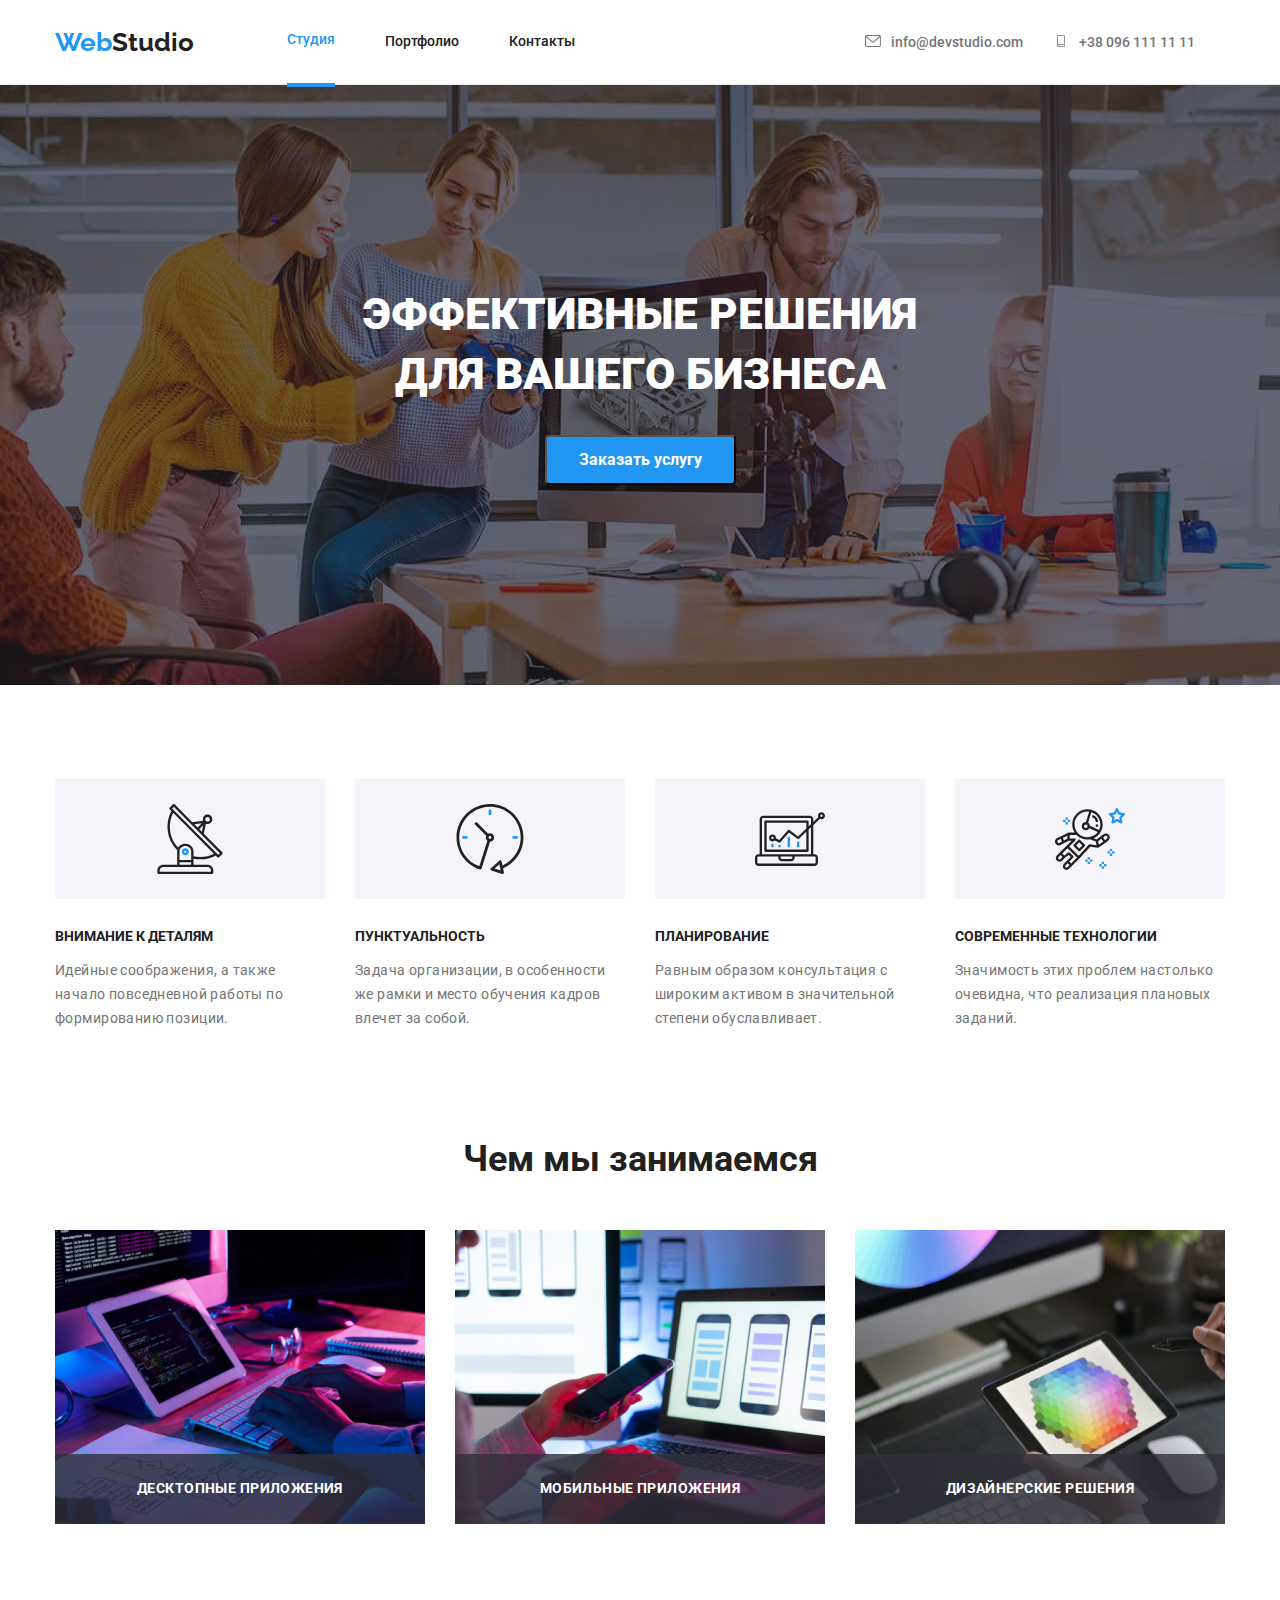
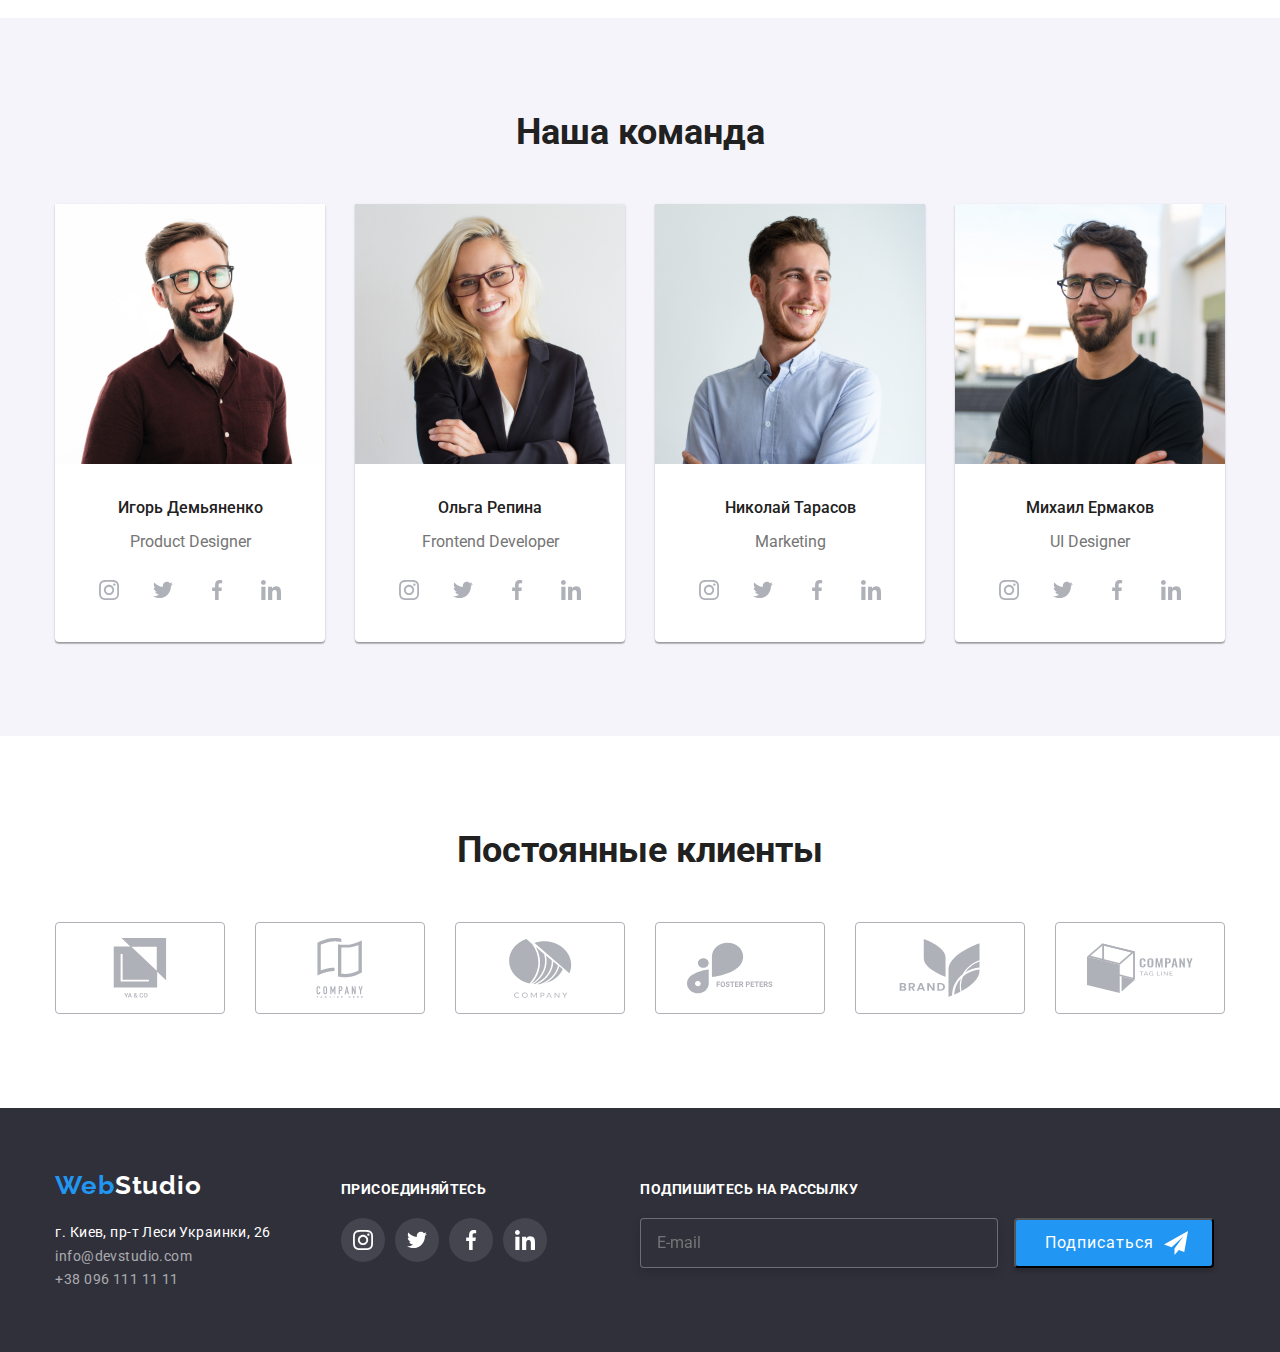
<file: index.html>
<!DOCTYPE html>
<html lang="en">

<head>
    <meta charset="UTF-8">
    <meta http-equiv="X-UA-Compatible" content="IE=edge">
    <meta name="viewport" content="width=device-width, initial-scale=1.0">
    <title>Document</title>
    
    <link href="https://fonts.googleapis.com/css2?family=Raleway:wght@700&family=Roboto:wght@400;500;700;900&display=swap"
        rel="stylesheet">
    
    <link rel="stylesheet" href="https://cdnjs.cloudflare.com/ajax/libs/modern-normalize/1.1.0/modern-normalize.min.css">

    
    <link rel="stylesheet" href="./css/main.min.css">
</head>

<body>
    
    <header class="header">
        
 <div class="container container__header">
<a href="" class="container__item"><span class=" container__link container__link--accent">Web</span>Studio</a>
    <nav>
        <ul class="site-nav list">
        <li class="site-nav__item"><a href=""class="site-nav__link  site-nav__link--current">Студия</a></li>
        
        <li class="site-nav__item"><a href="./portfolio.html" class="site-nav__link">Портфолио</a></li>
        <li class="site-nav__item"><a href="" class="site-nav__link">Контакты</a></li>
        </ul>
        </nav>
       <ul class="contacts">
        <li class="contacts__item"><a href="mailto:info@devstudio.com" class="contacts__link">
            <svg class="contacts__icon">
                <use href="./images/symbol-defs.svg#icon-envelope"></use>
            </svg>info@devstudio.com</a></li>
            
            <li class="contacts__item"><a href="tel:+380961111111" class="contacts__link">
            <svg class="contacts__icon">
                <use href="./images/symbol-defs.svg#icon-smartphone"></use></svg>+38 096 111 11 11</a></li>
        </ul>
        </div>
</header>

<main>
     <section class="hero">
     <div class="container">
    <h1 class="hero__title">ЭФФЕКТИВНЫЕ РЕШЕНИЯ<br />ДЛЯ ВАШЕГО БИЗНЕСА<br /></h1>
    <button type="button" class=" hero__button hero__button--primary" data-modal-open>Заказать услугу</button>
    </div>
    </section>
    
    
    
    <section class="section section--bottom">
    <div class="container">
                    <!--<h2></h2>-->
                 <ul class="feature"> 
                     <li class="feature__item">
                         <div class="feature__icon-list">
                         <svg class="feature__icon">
                             <use href="./images/symbol-defs.svg#icon-antenna-1"></use></svg>
                         </div>

                            <h3 class="feature__title">ВНИМАНИЕ К ДЕТАЛЯМ</h3>
                            <p class="feature__text">Идейные соображения, а также начало повседневной работы по формированию позиции.</p>
                        </li>

                        <li class="feature__item">
                            <div class="feature__icon-list">
                                <svg class="feature__icon">
                                    <use href="./images/symbol-defs.svg#icon-clock-1"></use>
                                </svg>
                            </div>
                            <h3 class="feature__title">ПУНКТУАЛЬНОСТЬ</h3>
                            <p class="feature__text">Задача организации, в особенности же рамки и место обучения кадров влечет за собой.</p>
                        </li>
                        
                        <li class="feature__item">
                            <div class="feature__icon-list">
                                <svg class="feature__icon">
                                    <use href="./images/symbol-defs.svg#icon-diagram-1"></use>
                                </svg>
                            </div>
                            <h3 class="feature__title">ПЛАНИРОВАНИЕ</h3>
                            <p class="feature__text">Равным образом консультация с широким активом в значительной степени обуславливает.</p>
                        </li>
                       
                        <li class="feature__item">
                            <div class="feature__icon-list">
                                <svg class="feature__icon">
                                    <use href="./images/symbol-defs.svg#icon-astronaut-1"></use>
                                </svg>
                            </div>
                            <h3 class="feature__title">СОВРЕМЕННЫЕ ТЕХНОЛОГИИ</h3>
                            <p class="feature__text">Значимость этих проблем настолько очевидна, что реализация плановых заданий.</p>
                        </li>
                    </ul>
                    </div>
                </section>
                
                
                
                
                <section class="section section--top">
                    <div class="container">
                <h3 class="section__title">Чем мы занимаемся</h3>
                
                <ul class="annexes">
                    <li class="annexes__technology">
                        <img src="./images/img.jpg" alt="планшет і клавіатура по якій працюють руки " width="370" />
                    <h3 class="annexes__headlines">ДЕСКТОПНЫЕ ПРИЛОЖЕНИЯ</h3></li>
                    
                    <li class="annexes__technology">
                    <img src="./images/img1.jpg" alt="ноутбук та телефон" width="370" />
                    <h3 class="annexes__headlines">МОБИЛЬНЫЕ ПРИЛОЖЕНИЯ</h3></li>
                    
                    <li class="annexes__technology">
                        <img src="./images/img2.jpg" alt="планшет на якому намальований малюнок 
                 " width="370" />
                 <h3 class="annexes__headlines">ДИЗАЙНЕРСКИЕ РЕШЕНИЯ</h3></li>
                
            </ul></div>
                </div>
                </section>
               
               
                <section class="section section--other-background">
                    <div class="container">
                    <h2 class="section__title">Наша команда</h2>
                    <ul class="command">
                        <li class="command__specialists">
                           <img src="./images.2/img2.jpg" alt="Игорь Демьяненко" width="270" />
                            <div class="command__center">
                            <h3 class="command__command-title">Игорь Демьяненко</h3>
                            <p class="command__text">Product Designer</p>
                           <ul class="command__icon-border">
                        <li class="command__border"><a href="" class="command__icon-badges">
                            <svg class="command__icon-group">
                                <use href="./images/symbol-defs.svg#icon-instagram-2"></use>
                            </svg></a></li>
                            <li class="command__border"><a href="" class="command__icon-badges">
                            <svg class="command__icon-group">
                                <use href="./images/symbol-defs.svg#icon-twitter-1"></use>
                            </svg></a></li>
                            <li class="command__border"><a href="" class="command__icon-badges">
                            <svg class="command__icon-group">
                                <use href="./images/symbol-defs.svg#icon-facebook-1"></use>
                            </svg></a></li>
                            <li class="command__border"><a href="" class="command__icon-badges">
                            <svg class="command__icon-group">
                                <use href="./images/symbol-defs.svg#icon-linkedin-1"></use>
                            </svg></a></li></ul>
                        </div>

                            </li>
                        <li class="command__specialists">
                            <img src="./images.2/img3.jpg" alt="Ольга Репина" width="270" />
                            <div class="command__center">
                            <h3 class="command__command-title">Ольга Репина</h3>
                            <p class="command__text">Frontend Developer</p>
                            <ul class="command__icon-border">
                            <li class="command__border"><a href="" class="command__icon-badges">
                        <svg class="command__icon-group">
                            <use href="./images/symbol-defs.svg#icon-instagram-2"></use>
                        </svg></a></li>
                        <li class="command__border"><a href="" class="command__icon-badges">
                        <svg class="command__icon-group">
                            <use href="./images/symbol-defs.svg#icon-twitter-1"></use>
                        </svg></a></li>
                        <li class="command__border"><a href="" class="command__icon-badges">
                        <svg class="command__icon-group">
                            <use href="./images/symbol-defs.svg#icon-facebook-1"></use>
                        </svg></a></li>
                        <li class="command__border"><a href="" class="command__icon-badges">
                        <svg class="command__icon-group">
                            <use href="./images/symbol-defs.svg#icon-linkedin-1"></use>
                        </svg></a></li></ul>
                        </div>
                        </li>
                        
                        <li class="command__specialists">
                            <img src="./images.2/img4.jpg" alt="Николай Тарасов" width="270" />
                            <div class="command__center">
                            <h3 class="command__command-title">Николай Тарасов</h3>
                            <p class="command__text">Marketing</p>
                            <ul class="command__icon-border">
                            <li class="command__border"><a href="" class="command__icon-badges">
                        <svg class="command__icon-group">
                            <use href="./images/symbol-defs.svg#icon-instagram-2"></use>
                        </svg></a></li>
                        <li class="command__border"><a href="" class="command__icon-badges">
                        <svg class="command__icon-group">
                            <use href="./images/symbol-defs.svg#icon-twitter-1"></use>
                        </svg></a></li>
                        <li class="command__border"><a href="" class="command__icon-badges">
                        <svg class="command__icon-group">
                            <use href="./images/symbol-defs.svg#icon-facebook-1"></use>
                        </svg></a></li>
                        <li class="command__border"><a href="" class="command__icon-badges">
                        <svg class="command__icon-group">
                            <use href="./images/symbol-defs.svg#icon-linkedin-1"></use>
                        </svg></a></li></ul>
                        </div>
                        </li>
                        
                        <li class="command__specialists">
                            <img src="./images.2/img5.jpg" alt="Михаил Ермаков" width="270" />
                            <div class="command__center">
                            <h3 class="command__command-title">Михаил Ермаков</h3>
                            <p class="command__text">UI Designer</p>
                            <ul class="command__icon-border">
                                <li class="command__border"><a href="" class="command__icon-badges">
                        <svg class="command__icon-group">
                            <use href="./images/symbol-defs.svg#icon-instagram-2"></use>
                        </svg></a></li>
                        <li class="command__border"><a href="" class="command__icon-badges">
                        <svg class="command__icon-group">
                            <use href="./images/symbol-defs.svg#icon-twitter-1"></use>
                        </svg></a></li>
                        <li class="command__border"><a href="" class="command__icon-badges">
                        <svg class="command__icon-group">
                            <use href="./images/symbol-defs.svg#icon-facebook-1"></use>
                        </svg></a></li>
                        <li class="command__border"><a href="" class="command__icon-badges">
                        <svg class="command__icon-group">
                            <use href="./images/symbol-defs.svg#icon-linkedin-1"></use>
                        </svg></a></li></ul>
                        </div>
                        </li>
                    </ul>
                    </div>
            </section>


            <section class="section">
                <div class="container">
                <h2 class="section__title">Постоянные клиенты</h2>
                
                <ul class="regular-customers">
                    <li class="regular-customers__emblem"><a href="" class="regular-customers__icon-emblem">
                        <svg class="regular-customers__icon-client">
                        <use href="./images/symbol-defs.svg#icon-group"></use>
                    </svg></a></li>
                    
                    <li class="regular-customers__emblem"><a href="" class="regular-customers__icon-emblem">
                        <svg class="regular-customers__icon-client">
                    <use href="./images/symbol-defs.svg#icon-group-1"></use>
                </svg></a></li>
                    
                <li class="regular-customers__emblem"><a href="" class="regular-customers__icon-emblem">
                    <svg class="regular-customers__icon-client">
                        <use href="./images/symbol-defs.svg#icon-group-2"></use>
                    </svg></a></li>
                        
                    
                    <li class="regular-customers__emblem"><a href="" class="regular-customers__icon-emblem">
                        <svg class="regular-customers__icon-client">
                        <use href="./images/symbol-defs.svg#icon-group-3"></use>
                    </svg></a></li>
                    
                    
                        
                    <li class="regular-customers__emblem"><a href="" class="regular-customers__icon-emblem">
                        <svg class="regular-customers__icon-client">
                        <use href="./images/symbol-defs.svg#icon-group-4"></use>
                    </svg></a></li>
                       
                   
                        
                    <li class="regular-customers__emblem"><a href="" class="regular-customers__icon-emblem">
                        <svg class="regular-customers__icon-client">
                        <use href="./images/symbol-defs.svg#icon-group-5"></use>
                    </svg></a></li>
                </ul>
             </div>
            </section>
        </main>

<footer class="footer">
    <div class="container container__footer">
        <div class="basement">
        <a href="" class="basement__item"><span class=" basement__link basement__link--accent">Web</span><span class="basement__studio">Studio</span></a>
    <address class="address">
        <ul class="address__list">
        <li><a class="address__link" href="https://goo.gl/maps/1u3zxF8ceBxTiurs7" target="blanc" rel="norefferer noopener" >г. Киев,
            пр-т Леси Украинки, 26</a></li>  
        <li class="address__information"><a href="mailto:info@devstudio.com" class="address__content">info@devstudio.com</a></li>
        <li class="address__information"><a href="tel:+380961111111" class="address__content">+38 096 111 11 11</a></li>
        </ul>
</address>
</div>
    



<div class="social-networks">
    <h2 class="command-clients">ПРИСОЕДИНЯЙТЕСЬ</h2>
    <ul class="clients">
        <li class="clients__icon-clients"><a href="" class="clients__icon-social">
            <svg class="clients__icon-networks">
       <use href="./images/symbol-defs.svg#icon-instagram-2"></use>
        </svg></a></li>
        <li class="clients__icon-clients"><a href="" class="clients__icon-social">
            <svg class="clients__icon-networks">
            <use href="./images/symbol-defs.svg#icon-twitter-1"></use>
        </svg></a></li>
        <li class="clients__icon-clients"><a href="" class="clients__icon-social">
            <svg class="clients__icon-networks">
            <use href="./images/symbol-defs.svg#icon-facebook-1"></use>
        </svg></a></li>
        <li class="clients__icon-clients"><a href="" class="clients__icon-social">
            <svg class="clients__icon-networks">
                    <use href="./images/symbol-defs.svg#icon-linkedin-1"></use>
                </svg></a></li>
    </ul>
</div>
    
<div class="form">
     <form class="form-bloc">

        <p class="form-bloc__mailing">ПОДПИШИТЕСЬ НА РАССЫЛКУ</p>
    
    <label for="user_email"></label>
    <input type="email" name="email"  placeholder="E-mail" id="user_email" class="form-bloc__email" />
    
    <button type="submit"class="form-bloc__form-button">Подписаться
        <svg class="form-bloc__icon-send">
            <use href="images/symbol-defs.svg#icon-icon-send"></use>
        </svg>
    </button>
  
</form>
</div>
</div>
</div>
    </footer>
 
 
 
    <!-- Modal -->

<div class="backdrop is-hidden" data-modal> 
  <div class="modal">
      <form class="modal__form-contant">
          <p class="modal__user-data">Оставьте свои данные, мы вам перезвоним</p>
          <div class="modal__name-text">
          <label class="modal__names" for="user_name">Имя</label>
            <input class="modal__frame" type="name" name="name" id="user_name" />
        <svg class="modal__icon-sign">
            <use href="images/symbol-defs.svg#icon-person-black-18dp-1"></use>
        </svg>
        
        </div>

        <div class="modal__name-text">
        <label class="modal__names" for="user_phone">Телефон</label>
        <input class="modal__frame" type="tel" name="phone_number" id="user_phone" />
        <svg class="modal__icon-sign">
            <use href="images/symbol-defs.svg#icon-phone-black-18dp-1"></use>
        </svg>
    </div>

        <div class="modal__name-text">
        <label class="modal__names" for="user_email">Почта</label>
        <input class="modal__frame" type="email" name="email" id="user_email" />
        <svg class="modal__icon-sign">
            <use href="images/symbol-defs.svg#icon-email-black-18dp-1"></use>
        </svg>
    </div>

        <div class="modal__name-text">
        <label  class="modal__names" for="user_feedback">Комментарий</label>
        <textarea class="modal__feedback" name="feedback"  id="feedback" rows="5" placeholder="Введите текст"></textarea>
        </div>
        
        
        <div class="modal__checkbox-one">
    <label class="modal__mailing-list">
        <input class="modal__conditions" type="checkbox" name="Соглашаюсь с рассылкой и принимаю Условия договора"
            id="Соглашаюсь с рассылкой и принимаю Условия договора">
        <svg class="modal__icon-box">
            <use href="images/symbol-defs.svg#icon-Vector-2"></use>
        </svg>
        Соглашаюсь с рассылкой и принимаю
        <a href="" class="modal__condition-one">Условия договора</a>
        </label>
</div>
        
        
        <button class="modal__button-box" type="submit">Отправить</button>
     
    
    </form>
<button type="button" class="modal__modal-button" data-modal-close>
<svg class="modal__icon-button">
    <use href="./images/symbol-defs.svg#icon-Vector-1"></use>
</svg>
</button>
</div>
</div>
<script src="./js/modal.js"></script>
</body>
</html>
</file>
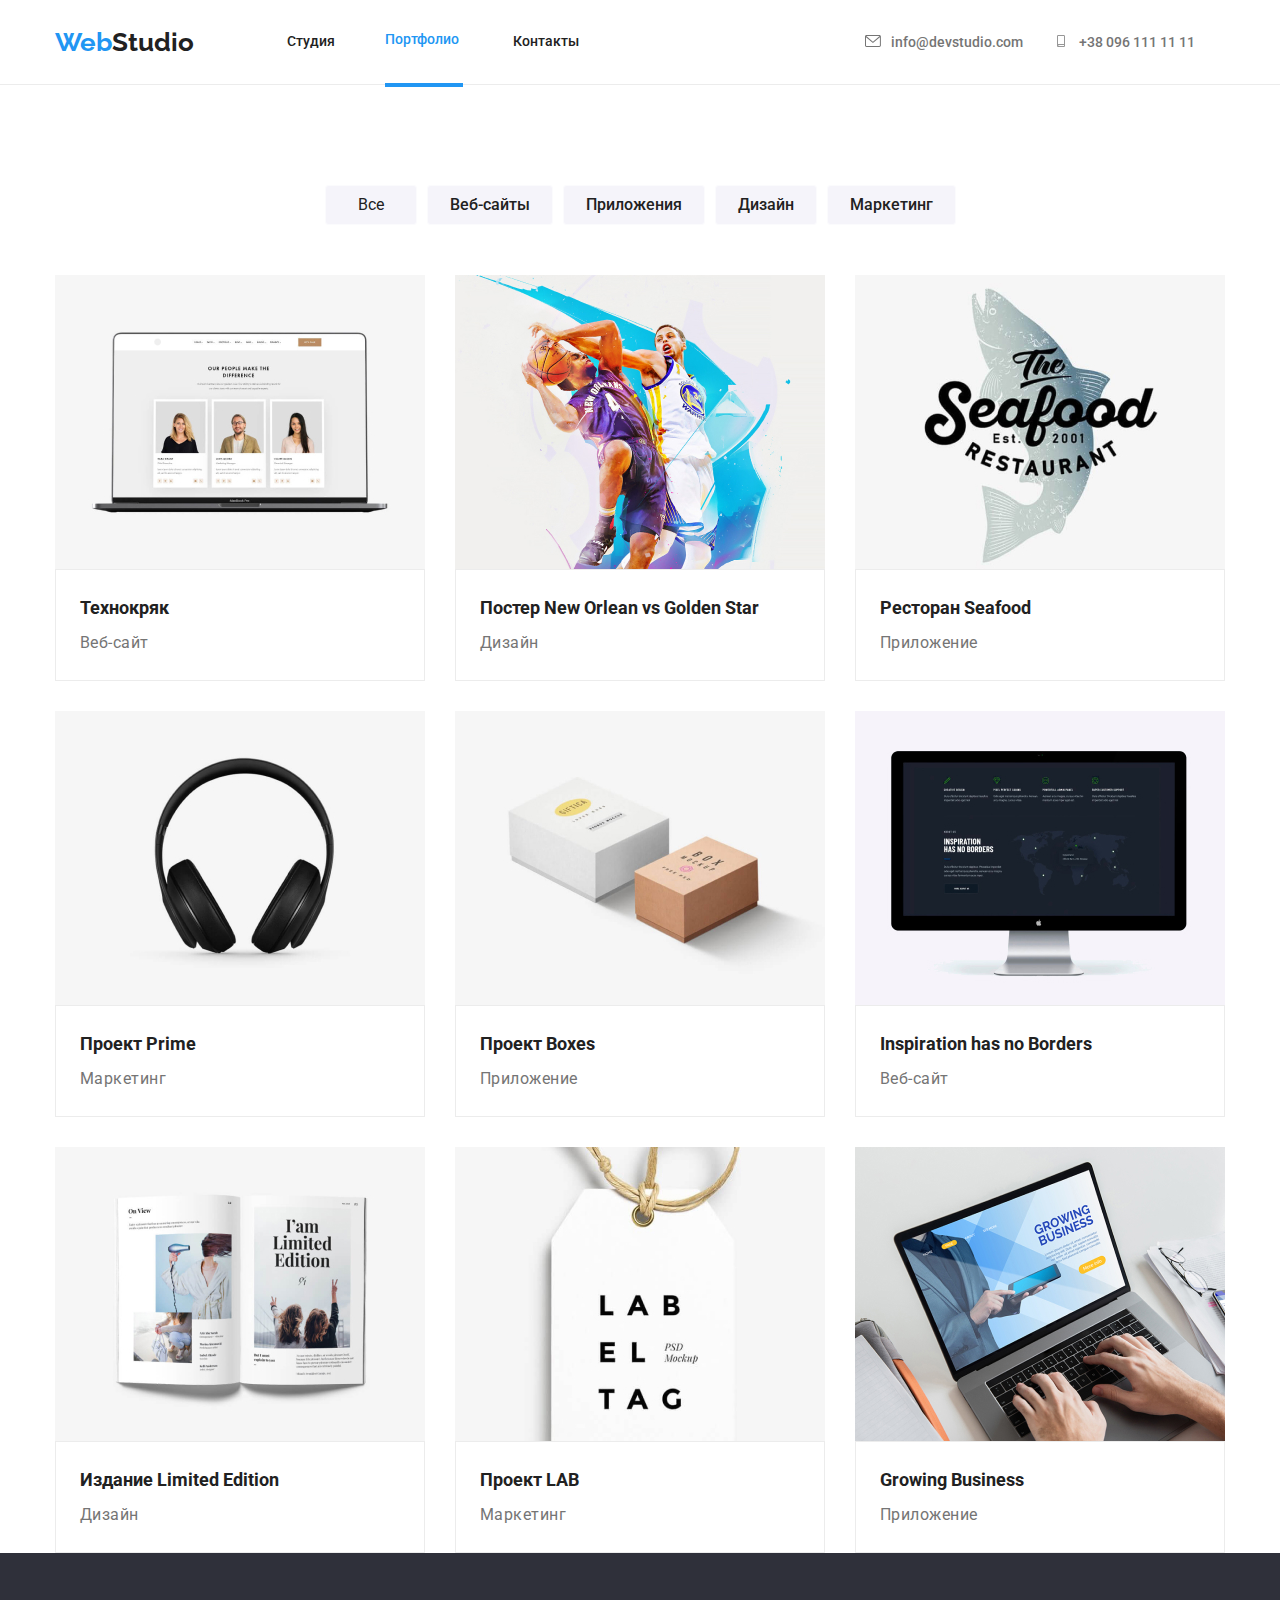
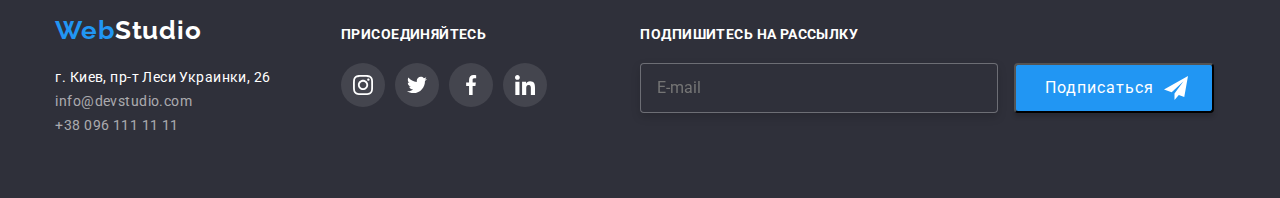
<file: portfolio.html>
<!DOCTYPE html>
<html lang="en">
<head>
    <meta charset="UTF-8">
    <meta http-equiv="X-UA-Compatible" content="IE=edge">
    <meta name="viewport" content="width=device-width, initial-scale=1.0">
    <title>Document</title>

    <link href="https://fonts.googleapis.com/css2?family=Raleway:wght@700&family=Roboto:wght@400;500;700;900&display=swap"
        rel="stylesheet">
    
    <link rel="stylesheet" href="https://cdnjs.cloudflare.com/ajax/libs/modern-normalize/1.1.0/modern-normalize.min.css">

<link rel="stylesheet" href="./css/portfolio.min.css">


</head>
<body>
    
    <header class="header">
        <div class="container container__header">
            <a href="" class="container__item"><span
                    class=" container__link container__link--accent">Web</span>Studio</a>
            <nav>
                <ul class="site-nav list">
                    <li class="site-nav__item"><a href="./index.html" class="site-nav__link">Студия</a></li>
                    <li class="site-nav__item"><a href=""
                            class="site-nav__link site-nav__link--current site-nav__link--underlining">Портфолио</a></li>
                    <li class="site-nav__item"><a href="" class="site-nav__link">Контакты</a></li>
                </ul>
            </nav>
            <ul class="contacts">
                <li class="contacts__item"><a href="mailto:info@devstudio.com" class="contacts__link">
                        <svg class="contacts__icon">
                            <use href="./images/symbol-defs.svg#icon-envelope"></use>
                        </svg>info@devstudio.com</a></li>
    
                <li class="contacts__item"><a href="tel:+380961111111" class="contacts__link">
                        <svg class="contacts__icon">
                            <use href="./images/symbol-defs.svg#icon-smartphone"></use>
                        </svg>+38 096 111 11 11</a></li>
            </ul>
        </div>
    </header>
        
        <main>
            <section class="section-portfolio">
                <div class="container">
                    <!--<h1></h1>-->
                <ul class="buttons">
                    <li><button type="button" class="buttons__item buttons__item--primary">Все</button></li>
                    <li><button type="button" class="buttons__item buttons__item--secondary">Веб-сайты</button></li>
                    <li><button type="button" class="buttons__item buttons__item--secondary">Приложения</button></li>
                    <li><button type="button" class="buttons__item buttons__item--secondary">Дизайн</button></li>
                    <li><button type="button" class="buttons__item buttons__item--secondary">Маркетинг</button></li>
               </ul>
               
            <ul class="card-set">
                <li class="card-set__painting">
                    <a href="" class="card-set__none-text">
                    <div class="card-set__page">
                    <img src="./images.2dz/img2.jpg" alt="Технокряк" width="370">
                   <p class="card-set__page-text">Технокряк это современная площадка распространения коронавируса. Компании используют эту платформу для цифрового
                шпионажа и атак на защищённые сервера конкурентов.</p></div>
                
                
                <div class="card-set__image">
                    <h2 class="card-set__title">Технокряк</h2>
                <p class="card-set__text">Веб-сайт</p></div>
                </li></a>
                
                
                <li class="card-set__painting">
                    <a href="" class="card-set__none-text"> 
            <div class="card-set__page">
            <img src="./images.2dz/img3.jpg" alt="Постер New Orlean vs Golden Star" width="370">
                <p class="card-set__page-text">Технокряк это современная площадка распространения коронавируса. Компании используют эту платформу
                    для цифрового шпионажа и атак на защищённые сервера конкурентов.</p></div>
                
                
                        <div class="card-set__image">
                    <h2 class="card-set__title">Постер New Orlean vs Golden Star</h2>
                <p class="card-set__text">Дизайн</p></div>
                </li></a>
                
                <li class="card-set__painting"> 
                <a href="" class="card-set__none-text"> 
                    <div class="card-set__page">
                    <img src="./images.2dz/img4.jpg" alt="Ресторан Seafood" width="370">
                <p class="card-set__page-text">Технокряк это современная площадка распространения коронавируса. Компании используют эту платформу
                    для цифрового
                    шпионажа и атак на защищённые сервера конкурентов.</p>
                </div>
                
                
                    <div class="card-set__image">
                    <h2 class="card-set__title">Ресторан Seafood</h2>
                <p class="card-set__text">Приложение</p></div>
                </li></a>
                
                <li class="card-set__painting"> 
                    <a href="" class="card-set__none-text">
                        <div class="card-set__page">
                        <img src="./images.2dz/img5.jpg" alt="Проект Prime" width="370">
                <p class="card-set__page-text">Технокряк это современная площадка распространения коронавируса. Компании используют эту платформу
                    для цифрового
                    шпионажа и атак на защищённые сервера конкурентов.</p>
                </div>
                
                
                        <div class="card-set__image">
                    <h2 class="card-set__title">Проект Prime</h2>
                <p class="card-set__text">Маркетинг</p></div>
                </li></a>
                
                <li class="card-set__painting"> 
                    <a href="" class="card-set__none-text">
                        <div class="card-set__page">
                        <img src="./images.2dz/img6.jpg" alt="Проект Boxes" width="370">
                <p class="card-set__page-text">Технокряк это современная площадка распространения коронавируса. Компании используют эту платформу
                    для цифрового
                    шпионажа и атак на защищённые сервера конкурентов.</p>
                </div>
                
                
                        <div class="card-set__image">
                    <h2 class="card-set__title">Проект Boxes</h2>
                <p class="card-set__text">Приложение</p></div>
                </li></a>
                
                <li class="card-set__painting"> 
                    <a href="" class="card-set__none-text">
                        <div class="card-set__page">
                        <img src="./images.2dz/img7.jpg" alt="Inspiration has no Borders" width="370">
                <p class="card-set__page-text">Технокряк это современная площадка распространения коронавируса. Компании используют эту платформу
                    для цифрового
                    шпионажа и атак на защищённые сервера конкурентов.</p>
                </div>
                
                        <div class="card-set__image">
                    <h2 class="card-set__title">Inspiration has no Borders</h2>
                <p class="card-set__text">Веб-сайт</p></div>
                </li></a>
                
                <li class="card-set__painting"> 
                    <a href="" class="card-set__none-text">
                        <div class="card-set__page">
                        <img src="./images.2dz/img8.jpg" alt="Издание Limited Edition" width="370">
                <p class="card-set__page-text">Технокряк это современная площадка распространения коронавируса. Компании используют эту платформу
                    для цифрового
                    шпионажа и атак на защищённые сервера конкурентов.</p>
                </div>
                
                        <div class="card-set__image">
                    <h2 class="card-set__title">Издание Limited Edition</h2>
                <p class="card-set__text">Дизайн</p></div>
                </li></a>
                
                <li class="card-set__painting"> 
                    <a href="" class="card-set__none-text">
                    <div class="card-set__page">
                        <img src="./images.2dz/img9.jpg" alt="Проект LAB" width="370">
                <p class="card-set__page-text">Технокряк это современная площадка распространения коронавируса. Компании используют эту платформу
                    для цифрового
                    шпионажа и атак на защищённые сервера конкурентов.</p>
                </div>
                
                        <div class="card-set__image">
                    <h2 class="card-set__title">Проект LAB</h2>
                <p class="card-set__text">Маркетинг</p></div>
                </li></a>
                
                <li class="card-set__painting"> 
                    <a href="" class="card-set__none-text">
                    <div class="card-set__page">
                        <img src="./images.2dz/img10.jpg" alt="Growing Business" width="370">
                <p class="card-set__page-text">Технокряк это современная площадка распространения коронавируса. Компании используют эту платформу
                    для цифрового
                    шпионажа и атак на защищённые сервера конкурентов.</p>
                </div>
                
                        <div class="card-set__image">
                    <h2 class="card-set__title">Growing Business</h2>
                <p class="card-set__text">Приложение</p></div>
                
                </li></a>
                    </ul>
            </div>
            </section>
        </main>
        
<footer class="footer">
    <div class="container container__footer">
        <div class="basement">
            <a href="" class="basement__item"><span class=" basement__link basement__link--accent">Web</span><span
                    class="basement__studio">Studio</span></a>
            <address class="address">
                <ul class="address__list">
                    <li><a class="address__link" href="https://goo.gl/maps/1u3zxF8ceBxTiurs7" target="blanc"
                            rel="norefferer noopener">г. Киев,
                            пр-т Леси Украинки, 26</a></li>
                    <li class="address__information"><a href="mailto:info@devstudio.com"
                            class="address__content">info@devstudio.com</a></li>
                    <li class="address__information"><a href="tel:+380961111111" class="address__content">+38 096 111 11
                            11</a></li>
                </ul>
            </address>
        </div>
    
            <div class="social-networks">
                <h2 class="command-clients">ПРИСОЕДИНЯЙТЕСЬ</h2>
                <ul class="clients">
                    <li class="clients__icon-clients"><a href="" class="clients__icon-social">
                            <svg class="clients__icon-networks">
                                <use href="./images/symbol-defs.svg#icon-instagram-2"></use>
                            </svg></a></li>
                    <li class="clients__icon-clients"><a href="" class="clients__icon-social">
                            <svg class="clients__icon-networks">
                                <use href="./images/symbol-defs.svg#icon-twitter-1"></use>
                            </svg></a></li>
                    <li class="clients__icon-clients"><a href="" class="clients__icon-social">
                            <svg class="clients__icon-networks">
                                <use href="./images/symbol-defs.svg#icon-facebook-1"></use>
                            </svg></a></li>
                    <li class="clients__icon-clients"><a href="" class="clients__icon-social">
                            <svg class="clients__icon-networks">
                                <use href="./images/symbol-defs.svg#icon-linkedin-1"></use>
                            </svg></a></li>
                </ul>
            </div>
            
            <div class="form">
                <form class="form-bloc">
            
                    <p class="form-bloc__mailing">ПОДПИШИТЕСЬ НА РАССЫЛКУ</p>
            
                    <label for="user_email"></label>
                    <input type="email" name="email" placeholder="E-mail" id="user_email" class="form-bloc__email" />
            
                    <button type="submit" class="form-bloc__form-button">Подписаться
                        <svg class="form-bloc__icon-send">
                            <use href="images/symbol-defs.svg#icon-icon-send"></use>
                        </svg>
                    </button>
            
                </form>
            </div>
            </div>
            </div>

    </footer>
        </body>
</html>
</file>
<file: css/main.min.css>
:root{--main-title-color: #ffffff;--main-text-color: #212121;--secondary-color-of-the-text: #757575;--text-accent-color: #2196f3;--button-color: #f5f4fa;--text-white-transparent: rgba(255, 255, 255, 0.6);--header-background: #2f303a}*,*::before,*::after{-webkit-box-sizing:border-box;box-sizing:border-box}body{background-color:var(--main-title-color);color:var(--secondary-color-of-the-text);font-family:Roboto, sans-serif}ul{margin:0;padding:0;list-style:none}.header{border-bottom:1px solid #ececec}.container__header{display:-webkit-box;display:-ms-flexbox;display:flex;-webkit-box-align:center;-ms-flex-align:center;align-items:center;-webkit-box-pack:center;-ms-flex-pack:center;justify-content:center}.site-nav{display:-webkit-box;display:-ms-flexbox;display:flex;-webkit-box-align:center;-ms-flex-align:center;align-items:center}.site-nav__link{color:var(--main-text-color);font-weight:500;font-size:14px;line-height:1.14;text-decoration:none;display:block;padding-top:32px;padding-bottom:32px;-webkit-transition-duration:250ms;transition-duration:250ms;-webkit-transition-property:color;transition-property:color;-webkit-transition-timing-function:cubic-bezier(0.4, 0, 0.2, 1);transition-timing-function:cubic-bezier(0.4, 0, 0.2, 1)}.site-nav__link:hover,.site-nav__link:focus{color:var(--text-accent-color)}.site-nav__link--current::after{content:"";width:48px;height:4px;background-color:var(--text-accent-color);display:block;-webkit-transform:translateY(35px);transform:translateY(35px)}.site-nav__item:not(:last-child){margin-right:50px}.site-nav__link--current{color:var(--text-accent-color)}.site-nav__link--current.site-nav__link--underlining::after{content:"";width:78px;height:4px}.contacts{margin:0;margin-left:auto;padding:0px;border:none;display:-webkit-box;display:-ms-flexbox;display:flex;-webkit-box-align:center;-ms-flex-align:center;align-items:center;-webkit-box-pack:center;-ms-flex-pack:center;justify-content:center}.contacts__item .contacts__link{color:var(--secondary-color-of-the-text);font-weight:500;font-size:14px;line-height:1.14;text-decoration:none;-webkit-transition-duration:250ms;transition-duration:250ms;-webkit-transition-property:color;transition-property:color;-webkit-transition-timing-function:cubic-bezier(0.4, 0, 0.2, 1);transition-timing-function:cubic-bezier(0.4, 0, 0.2, 1)}.contacts__item .contacts__link:hover,.contacts__item .contacts__link:focus{color:var(--text-accent-color)}.contacts__icon{width:16px;height:12px;margin-right:10px;fill:#757575}.contacts__link:hover .contacts__icon,.contacts__link:focus .contacts__icon{fill:var(--text-accent-color)}.contacts__item{padding-right:30px}.container__item{color:var(--main-text-color);font-family:Raleway, cursive;font-weight:700;font-size:26px;line-height:1.19;text-decoration:none;font-style:normal;margin-right:93px}.container__link--accent{color:var(--text-accent-color)}.basement__studio{color:var(--main-title-color)}.basement__link--accent{color:var(--text-accent-color)}.basement__item{color:var(--main-text-color);font-family:Raleway, cursive;font-weight:700;font-size:26px;line-height:1.19;text-decoration:none;font-style:normal;letter-spacing:0.03em}.container{width:1200px;padding-left:15px;padding-right:15px;margin:0 auto}.hero{text-align:center;padding-top:200px;padding-bottom:200px;max-width:1600px;margin-left:auto;margin-right:auto;height:600px;background-repeat:no-repeat;background-size:cover;background-position:center;background-image:-webkit-gradient(linear, left top, right top, from(rgba(47,48,58,0.4)), to(rgba(47,48,58,0.4))),url(../images/img3.jpg);background-image:linear-gradient(to right, rgba(47,48,58,0.4), rgba(47,48,58,0.4)),url(../images/img3.jpg);background-color:#c4c4c4}.hero__title{color:var(--main-title-color);font-weight:900;font-size:44px;line-height:1.36;text-align:center;margin-top:0;margin-bottom:30px}.hero__button.hero__button--primary{color:var(--main-text-color);background-color:var(--button-color);cursor:pointer;font-weight:700;font-size:16px;line-height:1.62;font-family:Roboto;padding:10px 32px;border-radius:4px;-webkit-box-shadow:0px 4px 4px rgba(0,0,0,0.15);box-shadow:0px 4px 4px rgba(0,0,0,0.15);-webkit-transition-duration:250ms;transition-duration:250ms;-webkit-transition-property:background-color;transition-property:background-color;-webkit-transition-timing-function:cubic-bezier(0.4, 0, 0.2, 1);transition-timing-function:cubic-bezier(0.4, 0, 0.2, 1);transition-duration:250ms;-webkit-transition-property:color;transition-property:color;transition-timing-function:cubic-bezier(0.4, 0, 0.2, 1)}.hero__button.hero__button--primary{background-color:var(--text-accent-color);color:var(--main-title-color)}.section__title{color:var(--main-text-color);font-weight:700;font-size:36px;line-height:1.16;text-align:center;margin-bottom:50px;margin-top:0px}.annexes__headlines{font-size:14px;line-height:1.14;text-align:center;letter-spacing:0.03em;display:-webkit-box;display:-ms-flexbox;display:flex;color:var(--main-title-color);position:absolute;bottom:0;background-color:rgba(47,48,58,0.8);height:70px;width:370px;margin-bottom:0px;-webkit-box-orient:vertical;-webkit-box-direction:normal;-ms-flex-direction:column;flex-direction:column;-ms-flex-line-pack:center;align-content:center;-webkit-box-pack:center;-ms-flex-pack:center;justify-content:center}.command__command-title{color:var(--main-text-color);font-weight:500;font-size:16px;line-height:1.18;margin-top:0;margin-bottom:10px}.command__command-title.command__text{font-weight:400;font-size:16px;line-height:1.18}.backdrop{position:fixed;top:0;left:0;width:100%;height:100%;background-color:rgba(0,0,0,0.2);opacity:1;-webkit-transition-duration:250ms;transition-duration:250ms;-webkit-transition-timing-function:cubic-bezier(0.4, 0, 0.2, 1);transition-timing-function:cubic-bezier(0.4, 0, 0.2, 1)}.modal{min-height:581px;min-width:528px;background-color:var(--main-title-color);position:absolute;top:50%;left:50%;-webkit-transform:translate(-50%, -50%) scale(1);transform:translate(-50%, -50%) scale(1);-webkit-transition-duration:250ms;transition-duration:250ms;-webkit-transition-timing-function:cubic-bezier(0.4, 0, 0.2, 1);transition-timing-function:cubic-bezier(0.4, 0, 0.2, 1);-webkit-box-shadow:0px 1px 3px rgba(0,0,0,0.12),0px 1px 1px rgba(0,0,0,0.14),0px 2px 1px rgba(0,0,0,0.2);box-shadow:0px 1px 3px rgba(0,0,0,0.12),0px 1px 1px rgba(0,0,0,0.14),0px 2px 1px rgba(0,0,0,0.2);border-radius:4px}.backdrop.is-hidden{pointer-events:none;opacity:0}.backdrop.is-hidden .modal{-webkit-transform:translate(-50%, -50%) scale(0.9);transform:translate(-50%, -50%) scale(0.9)}.modal__modal-button{position:absolute;right:8px;top:8px;width:30px;height:30px;border-radius:50%;background-color:#ffffff;border:1px solid rgba(0,0,0,0.1);display:-webkit-box;display:-ms-flexbox;display:flex;-webkit-box-align:center;-ms-flex-align:center;align-items:center;-webkit-box-pack:center;-ms-flex-pack:center;justify-content:center}.modal__icon-button{width:11px;height:11px;margin:0;padding:0;display:-webkit-box;display:-ms-flexbox;display:flex;-webkit-box-align:center;-ms-flex-align:center;align-items:center;-webkit-box-pack:center;-ms-flex-pack:center;justify-content:center;fill:#000;-webkit-transition-duration:250ms;transition-duration:250ms;-webkit-transition-timing-function:cubic-bezier(0.4, 0, 0.2, 1);transition-timing-function:cubic-bezier(0.4, 0, 0.2, 1);cursor:pointer}.modal__modal-button:hover .modal__icon-button,.modal__modal-button:focus .modal__icon-button{fill:var(--text-accent-color)}.modal__form-contant{padding:40px}.modal__user-data{margin:0;padding:0;margin-bottom:12px;font-size:20px;line-height:1.15;font-weight:700;text-align:center;letter-spacing:0.03em;color:var(--main-text-color)}.modal__name-text{margin-bottom:10px;display:-webkit-box;display:-ms-flexbox;display:flex;-webkit-box-orient:vertical;-webkit-box-direction:normal;-ms-flex-direction:column;flex-direction:column;position:relative}.modal__name-text textarea::-webkit-input-placeholder{color:rgba(117,117,117,0.5)}.modal__name-text textarea:-ms-input-placeholder{color:rgba(117,117,117,0.5)}.modal__name-text textarea::-ms-input-placeholder{color:rgba(117,117,117,0.5)}.modal__name-text textarea::placeholder{color:rgba(117,117,117,0.5)}.modal__names{font-size:12px;line-height:1.16;letter-spacing:0.01em;color:#757575;margin-bottom:4px;cursor:pointer}.modal__frame{border:1px solid rgba(33,33,33,0.2);border-radius:4px;height:40px;-webkit-transition-duration:250ms;transition-duration:250ms;-webkit-transition-timing-function:cubic-bezier(0.4, 0, 0.2, 1);transition-timing-function:cubic-bezier(0.4, 0, 0.2, 1);cursor:pointer;padding-left:42px}.modal__frame:focus{border-color:var(--text-accent-color);outline-color:var(--text-accent-color)}.modal__icon-sign{position:absolute;width:18px;height:18px;left:12px;top:29px}.modal__frame:focus+.modal__icon-sign{fill:var(--text-accent-color)}.modal__feedback{resize:none;height:120px;border:1px solid rgba(33,33,33,0.2);border-radius:4px;font-size:14px;line-height:1.14;letter-spacing:0.01em;padding:12px 16px;margin-bottom:20px}.modal__feedback:focus{border-color:var(--text-accent-color);outline-color:var(--text-accent-color)}.modal__checkbox-one{margin:0;padding-left:12px;margin-bottom:30px;position:relative}.modal__mailing-list{font-size:14px;line-height:1.71;letter-spacing:0.03em;color:#757575;padding:0;cursor:pointer;display:-webkit-box;display:-ms-flexbox;display:flex;-webkit-box-align:center;-ms-flex-align:center;align-items:center;-webkit-box-pack:center;-ms-flex-pack:center;justify-content:center;font-weight:bold}.modal__conditions{position:absolute;width:1px;height:1px;margin:-1px;border:0;padding:0;clip:rect(0 0 0 0);overflow:hidden}.modal__icon-box{display:inline-block;width:16px;height:15px;border:2px solid var(--main-text-color);border-radius:4px;fill:var(--main-title-color);margin-right:8px}.modal__conditions:checked+.modal__icon-box{background-color:var(--text-accent-color);border:2px solid var(--text-accent-color)}.modal__condition-one{color:var(--text-accent-color)}.modal__button-box{padding:0;margin:0 auto;width:200px;height:50px;border-radius:4px;font-size:16px;line-height:1.87;text-align:center;letter-spacing:0.06em;display:block;-webkit-transition-duration:250ms;transition-duration:250ms;-webkit-transition-timing-function:cubic-bezier(0.4, 0, 0.2, 1);transition-timing-function:cubic-bezier(0.4, 0, 0.2, 1);cursor:pointer;background-color:var(--text-accent-color);color:var(--main-title-color);-webkit-box-shadow:0px 4px 4px rgba(0,0,0,0.15);box-shadow:0px 4px 4px rgba(0,0,0,0.15)}.section{padding-bottom:94px;padding-top:94px}.section-portfolio{padding-bottom:94px;padding-top:94px}.section--top{padding-top:47px}.section--other-background{background-color:#f5f4fa}.section--bottom{padding-bottom:47px}.feature{display:-webkit-box;display:-ms-flexbox;display:flex;-ms-flex-wrap:nowrap;flex-wrap:nowrap;margin:0;margin-left:-30px;padding:0px}.feature__item{margin-left:30px;-ms-flex-preferred-size:calc(100 % / 4);flex-basis:calc(100 % / 4);width:270px}.feature__title{color:var(--main-text-color);font-weight:700;font-size:14px;line-height:1.14;margin-bottom:10px;margin-top:0px;padding-top:30px}.feature__text{font-weight:400;font-size:14px;line-height:1.71;letter-spacing:0.03em}.feature__icon-list{padding:0px;border:none;display:-webkit-box;display:-ms-flexbox;display:flex;-webkit-box-align:center;-ms-flex-align:center;align-items:center;-webkit-box-pack:center;-ms-flex-pack:center;justify-content:center;background-color:#f5f4fa;height:120px}.feature .feature__icon{width:70px;height:70px}.annexes{display:-webkit-box;display:-ms-flexbox;display:flex;-ms-flex-wrap:nowrap;flex-wrap:nowrap;padding:0;margin:0px}.annexes__technology{position:relative;-webkit-box-pack:center;-ms-flex-pack:center;justify-content:center;-webkit-box-align:center;-ms-flex-align:center;align-items:center;display:-webkit-box;display:-ms-flexbox;display:flex}.annexes li{-ms-flex-wrap:nowrap;flex-wrap:nowrap}.annexes li:not(:last-child){margin-right:30px}.command{margin-top:0;margin-bottom:0;display:-webkit-box;display:-ms-flexbox;display:flex;padding:0px}.command__specialists{-webkit-box-shadow:0px 1px 3px rgba(0,0,0,0.12),0px 1px 1px rgba(0,0,0,0.14),0px 2px 1px rgba(0,0,0,0.2);box-shadow:0px 1px 3px rgba(0,0,0,0.12),0px 1px 1px rgba(0,0,0,0.14),0px 2px 1px rgba(0,0,0,0.2);border-radius:0px 0px 4px 4px;background-color:var(--main-title-color)}.command__specialists:not(:last-child){margin-right:30px}.command__center{text-align:center;padding:24px;display:block;-webkit-box-align:center;-ms-flex-align:center;align-items:center;-webkit-box-pack:center;-ms-flex-pack:center;justify-content:center;padding-top:30px;padding-bottom:30px}.command__icon-border{display:-webkit-box;display:-ms-flexbox;display:flex;padding-left:0px;-webkit-box-align:center;-ms-flex-align:center;align-items:center;-webkit-box-pack:center;-ms-flex-pack:center;justify-content:center;align-items:center;margin-top:16px;padding-left:0px;padding-right:0px}.command__border{width:44px;height:44px;padding:0;display:-webkit-box;display:-ms-flexbox;display:flex;-webkit-box-align:center;-ms-flex-align:center;align-items:center;-webkit-box-pack:space-evenly;-ms-flex-pack:space-evenly;justify-content:space-evenly}.command__border:not(:last-child){margin-right:10px}.command__icon-badges{display:-webkit-box;display:-ms-flexbox;display:flex;-webkit-box-align:center;-ms-flex-align:center;align-items:center;-webkit-box-pack:center;-ms-flex-pack:center;justify-content:center;width:100%;height:100%;border-radius:50%;fill:#afb1b8;background-color:var(--main-title-color);-webkit-transition-duration:250ms;transition-duration:250ms;-webkit-transition-property:background-color;transition-property:background-color;-webkit-transition-timing-function:cubic-bezier(0.4, 0, 0.2, 1);transition-timing-function:cubic-bezier(0.4, 0, 0.2, 1)}.command__icon-badges:hover,.command__icon-badges:focus{fill:#ffffff;background-color:var(--text-accent-color)}.command__icon-group{width:20px;height:20px;margin-right:0px;padding:0px}.regular-customers{padding-left:0px;display:-webkit-box;display:-ms-flexbox;display:flex;-webkit-box-align:center;-ms-flex-align:center;align-items:center;-webkit-box-pack:center;-ms-flex-pack:center;justify-content:center;list-style:none;margin:0px}.regular-customers__icon-client{fill:#afb1b8;width:106px;height:60px;margin:0px;padding:0px;-webkit-transition-duration:250ms;transition-duration:250ms;-webkit-transition-property:fill;transition-property:fill;-webkit-transition-timing-function:cubic-bezier(0.4, 0, 0.2, 1);transition-timing-function:cubic-bezier(0.4, 0, 0.2, 1)}.regular-customers__icon-emblem:hover .regular-customers__icon-client,.regular-customers__icon-emblem:focus .regular-customers__icon-client{fill:var(--text-accent-color)}.regular-customers__icon-emblem{display:-webkit-box;display:-ms-flexbox;display:flex;-webkit-box-align:center;-ms-flex-align:center;align-items:center;-webkit-box-pack:center;-ms-flex-pack:center;justify-content:center;width:100%;height:100%;fill:#afb1b8;-webkit-transition-duration:250ms;transition-duration:250ms;-webkit-transition-property:border-color;transition-property:border-color;-webkit-transition-timing-function:cubic-bezier(0.4, 0, 0.2, 1);transition-timing-function:cubic-bezier(0.4, 0, 0.2, 1)}.regular-customers__emblem{width:170px;height:92px;padding:0;border:1px solid #afb1b8;display:-webkit-box;display:-ms-flexbox;display:flex;-webkit-box-align:center;-ms-flex-align:center;align-items:center;-webkit-box-pack:center;-ms-flex-pack:center;justify-content:center;border-radius:4px;-webkit-transition-duration:250ms;transition-duration:250ms;-webkit-transition-property:color;transition-property:color;-webkit-transition-timing-function:cubic-bezier(0.4, 0, 0.2, 1);transition-timing-function:cubic-bezier(0.4, 0, 0.2, 1)}.regular-customers__emblem:hover{border:1px solid var(--text-accent-color)}.regular-customers__emblem:not(:last-child){margin-right:30px}.social-networks{border:none;list-style:none;margin-left:70px}.clients{display:-webkit-box;display:-ms-flexbox;display:flex;padding:0px;border:none}.command-clients{font-size:14px;line-height:1.14;letter-spacing:0.03em;color:var(--main-title-color);margin-bottom:20px}.clients__icon-clients{width:44px;height:44px;padding:0;display:-webkit-box;display:-ms-flexbox;display:flex;-webkit-box-align:center;-ms-flex-align:center;align-items:center;-webkit-box-pack:space-evenly;-ms-flex-pack:space-evenly;justify-content:space-evenly}.clients__icon-clients:not(:last-child){margin-right:10px}.clients__icon-social{display:-webkit-box;display:-ms-flexbox;display:flex;-webkit-box-align:center;-ms-flex-align:center;align-items:center;-webkit-box-pack:center;-ms-flex-pack:center;justify-content:center;width:100%;height:100%;fill:#ffffff;border-radius:50%;background:rgba(255,255,255,0.1);-webkit-transition-duration:250ms;transition-duration:250ms;-webkit-transition-property:background-color;transition-property:background-color;-webkit-transition-timing-function:cubic-bezier(0.4, 0, 0.2, 1);transition-timing-function:cubic-bezier(0.4, 0, 0.2, 1)}.clients__icon-social:hover,.clients__icon-social:focus{fill:var(--main-title-color);background-color:var(--text-accent-color)}.clients__icon-networks{width:20px;height:20px;margin:0;padding:0}.footer{background-color:#2f303a;padding-top:60px;padding-bottom:60px}.footer .container__footer{display:-webkit-box;display:-ms-flexbox;display:flex;-webkit-box-pack:space-evenly;-ms-flex-pack:space-evenly;justify-content:space-evenly;-webkit-box-align:baseline;-ms-flex-align:baseline;align-items:baseline}.address{margin-top:20px}.address__list{padding-left:0px;margin-bottom:0px;margin-top:6px}.address__content{color:var(--text-white-transparent);font-weight:400;font-size:14px;line-height:1.71;text-decoration:none;font-style:normal;letter-spacing:0.03em}.address__content:hover,.address__content:focus{color:var(--text-accent-color)}.address__link{color:var(--main-title-color);font-weight:400;font-size:14px;line-height:1.71;text-decoration:none;font-style:normal;letter-spacing:0.03em}.form{display:-webkit-box;display:-ms-flexbox;display:flex;-webkit-box-align:center;-ms-flex-align:center;align-items:center;-webkit-box-pack:center;-ms-flex-pack:center;justify-content:center;margin-left:93px;margin-right:10px}.form-bloc__mailing{font-size:14px;line-height:1.14;letter-spacing:0.03em;color:var(--main-title-color);margin-bottom:20px;font-weight:700}.form-bloc__email{margin-right:12px;width:358px;height:50px;border:1px solid rgba(255,255,255,0.3);border-radius:4px;background-color:#2f303a;padding:15px 16px;color:var(--main-title-color);-webkit-filter:drop-shadow(0px 4px 4px rgba(0,0,0,0.15));filter:drop-shadow(0px 4px 4px rgba(0,0,0,0.15))}.form-bloc__form-button{width:200px;height:50px;background-color:var(--text-accent-color);-webkit-box-shadow:0px 4px 4px rgba(0,0,0,0.15);box-shadow:0px 4px 4px rgba(0,0,0,0.15);border-radius:4px;color:var(--main-title-color);font-size:16px;line-height:1.87;letter-spacing:0.06em;cursor:pointer;-webkit-box-align:center;-ms-flex-align:center;align-items:center;display:-webkit-inline-box;display:-ms-inline-flexbox;display:inline-flex;padding-left:29px}.form-bloc__icon-send{width:24px;height:24px;margin-left:10px;padding:0}
/*# sourceMappingURL=main.min.css.map */
</file>
<file: css/portfolio.min.css>
:root{--main-title-color: #ffffff;--main-text-color: #212121;--secondary-color-of-the-text: #757575;--text-accent-color: #2196f3;--button-color: #f5f4fa;--text-white-transparent: rgba(255, 255, 255, 0.6);--header-background: #2f303a}*,*::before,*::after{-webkit-box-sizing:border-box;box-sizing:border-box}body{background-color:var(--main-title-color);color:var(--secondary-color-of-the-text);font-family:Roboto, sans-serif}ul{margin:0;padding:0;list-style:none}.header{border-bottom:1px solid #ececec}.container__header{display:-webkit-box;display:-ms-flexbox;display:flex;-webkit-box-align:center;-ms-flex-align:center;align-items:center;-webkit-box-pack:center;-ms-flex-pack:center;justify-content:center}.site-nav{display:-webkit-box;display:-ms-flexbox;display:flex;-webkit-box-align:center;-ms-flex-align:center;align-items:center}.site-nav__link{color:var(--main-text-color);font-weight:500;font-size:14px;line-height:1.14;text-decoration:none;display:block;padding-top:32px;padding-bottom:32px;-webkit-transition-duration:250ms;transition-duration:250ms;-webkit-transition-property:color;transition-property:color;-webkit-transition-timing-function:cubic-bezier(0.4, 0, 0.2, 1);transition-timing-function:cubic-bezier(0.4, 0, 0.2, 1)}.site-nav__link:hover,.site-nav__link:focus{color:var(--text-accent-color)}.site-nav__link--current::after{content:"";width:48px;height:4px;background-color:var(--text-accent-color);display:block;-webkit-transform:translateY(35px);transform:translateY(35px)}.site-nav__item:not(:last-child){margin-right:50px}.site-nav__link--current{color:var(--text-accent-color)}.site-nav__link--current.site-nav__link--underlining::after{content:"";width:78px;height:4px}.contacts{margin:0;margin-left:auto;padding:0px;border:none;display:-webkit-box;display:-ms-flexbox;display:flex;-webkit-box-align:center;-ms-flex-align:center;align-items:center;-webkit-box-pack:center;-ms-flex-pack:center;justify-content:center}.contacts__item .contacts__link{color:var(--secondary-color-of-the-text);font-weight:500;font-size:14px;line-height:1.14;text-decoration:none;-webkit-transition-duration:250ms;transition-duration:250ms;-webkit-transition-property:color;transition-property:color;-webkit-transition-timing-function:cubic-bezier(0.4, 0, 0.2, 1);transition-timing-function:cubic-bezier(0.4, 0, 0.2, 1)}.contacts__item .contacts__link:hover,.contacts__item .contacts__link:focus{color:var(--text-accent-color)}.contacts__icon{width:16px;height:12px;margin-right:10px;fill:#757575}.contacts__link:hover .contacts__icon,.contacts__link:focus .contacts__icon{fill:var(--text-accent-color)}.contacts__item{padding-right:30px}.container__item{color:var(--main-text-color);font-family:Raleway, cursive;font-weight:700;font-size:26px;line-height:1.19;text-decoration:none;font-style:normal;margin-right:93px}.container__link--accent{color:var(--text-accent-color)}.basement__studio{color:var(--main-title-color)}.basement__link--accent{color:var(--text-accent-color)}.basement__item{color:var(--main-text-color);font-family:Raleway, cursive;font-weight:700;font-size:26px;line-height:1.19;text-decoration:none;font-style:normal;letter-spacing:0.03em}.container{width:1200px;padding-left:15px;padding-right:15px;margin:0 auto}.buttons__item{border-radius:4px;color:var(--main-title-color);background-color:var(--text-accent-color);cursor:pointer;font-family:Roboto;padding:10px 32px;min-width:73px;text-align:center;border:1px solid var(--text-white-transparent);-webkit-transition-duration:250ms;transition-duration:250ms;-webkit-transition-property:background-color;transition-property:background-color;-webkit-transition-timing-function:cubic-bezier(0.4, 0, 0.2, 1);transition-timing-function:cubic-bezier(0.4, 0, 0.2, 1);transition-duration:250ms;-webkit-transition-property:color;transition-property:color;transition-timing-function:cubic-bezier(0.4, 0, 0.2, 1)}.buttons__item:hover{-webkit-box-shadow:0px 3px 1px rgba(0,0,0,0.1),0px 1px 2px rgba(0,0,0,0.08),0px 2px 2px rgba(0,0,0,0.12);box-shadow:0px 3px 1px rgba(0,0,0,0.1),0px 1px 2px rgba(0,0,0,0.08),0px 2px 2px rgba(0,0,0,0.12)}.buttons__item:hover,.buttons__item:focus{background-color:var(--text-accent-color);color:var(--button-color)}.buttons{display:-webkit-box;display:-ms-flexbox;display:flex;-webkit-box-pack:center;-ms-flex-pack:center;justify-content:center;margin-bottom:50px;margin-top:100px}.buttons li:not(:last-child){margin-right:10px}.buttons__item--secondary{background-color:var(--button-color);color:var(--main-text-color);font-weight:500;font-size:16px;line-height:1.62;cursor:pointer;font-family:Roboto;padding:6px 22px;cursor:pointer}.buttons__item--primary{background-color:var(--button-color);color:var(--main-text-color)}.card-set{display:-webkit-box;display:-ms-flexbox;display:flex;-ms-flex-wrap:wrap;flex-wrap:wrap;margin-left:-30px;margin-top:-30px}.card-set__painting{margin-left:30px;margin-top:30px;-ms-flex-preferred-size:calc(100 % / 3-30px);flex-basis:calc(100 % / 3-30px);-webkit-transition-duration:250ms;transition-duration:250ms;-webkit-transition-timing-function:cubic-bezier(0.4, 0, 0.2, 1);transition-timing-function:cubic-bezier(0.4, 0, 0.2, 1)}.card-set__painting:hover{-webkit-box-shadow:0px 1px 1px rgba(0,0,0,0.12),0px 4px 4px rgba(0,0,0,0.06),1px 4px 6px rgba(0,0,0,0.16);box-shadow:0px 1px 1px rgba(0,0,0,0.12),0px 4px 4px rgba(0,0,0,0.06),1px 4px 6px rgba(0,0,0,0.16)}.card-set__page{position:relative;display:-webkit-box;display:-ms-flexbox;display:flex;overflow:hidden}.card-set__none-text{text-decoration:none}.card-set__page-text{font-size:18px;line-height:1.55;letter-spacing:0.03em;color:#ffffff;width:100%;height:100%;padding:63px 24px;position:absolute;background-color:rgba(33,150,243,0.9);display:-webkit-box;display:-ms-flexbox;display:flex;-webkit-box-pack:center;-ms-flex-pack:center;justify-content:center;-webkit-box-align:center;-ms-flex-align:center;align-items:center;-webkit-transform:translateY(100%);transform:translateY(100%);-webkit-transition-duration:250ms;transition-duration:250ms;-webkit-transition-timing-function:cubic-bezier(0.4, 0, 0.2, 1);transition-timing-function:cubic-bezier(0.4, 0, 0.2, 1);top:0;left:0;margin-top:0}.card-set__painting:hover .card-set__page-text,.card-set__painting:focus .card-set__page-text{overflow:visible;-webkit-transform:translateY(0);transform:translateY(0)}.card-set__title{color:var(--main-text-color);font-weight:700;font-size:18px;line-height:2;margin-bottom:4px;margin-top:0px}.card-set__text{font-size:16px;line-height:1.87px;letter-spacing:0.03em;color:#757575}.card-set__image{-webkit-box-orient:horizontal;-webkit-box-direction:normal;-ms-flex-direction:row;flex-direction:row;padding-right:24px;padding-left:24px;border:1px solid #ececec;padding-top:20px;padding-bottom:20px;display:block}img{display:block}.footer{background-color:#2f303a;padding-top:60px;padding-bottom:60px}.footer .container__footer{display:-webkit-box;display:-ms-flexbox;display:flex;-webkit-box-pack:space-evenly;-ms-flex-pack:space-evenly;justify-content:space-evenly;-webkit-box-align:baseline;-ms-flex-align:baseline;align-items:baseline}.address{margin-top:20px}.address__list{padding-left:0px;margin-bottom:0px;margin-top:6px}.address__content{color:var(--text-white-transparent);font-weight:400;font-size:14px;line-height:1.71;text-decoration:none;font-style:normal;letter-spacing:0.03em}.address__content:hover,.address__content:focus{color:var(--text-accent-color)}.address__link{color:var(--main-title-color);font-weight:400;font-size:14px;line-height:1.71;text-decoration:none;font-style:normal;letter-spacing:0.03em}.form{display:-webkit-box;display:-ms-flexbox;display:flex;-webkit-box-align:center;-ms-flex-align:center;align-items:center;-webkit-box-pack:center;-ms-flex-pack:center;justify-content:center;margin-left:93px;margin-right:10px}.form-bloc__mailing{font-size:14px;line-height:1.14;letter-spacing:0.03em;color:var(--main-title-color);margin-bottom:20px;font-weight:700}.form-bloc__email{margin-right:12px;width:358px;height:50px;border:1px solid rgba(255,255,255,0.3);border-radius:4px;background-color:#2f303a;padding:15px 16px;color:var(--main-title-color);-webkit-filter:drop-shadow(0px 4px 4px rgba(0,0,0,0.15));filter:drop-shadow(0px 4px 4px rgba(0,0,0,0.15))}.form-bloc__form-button{width:200px;height:50px;background-color:var(--text-accent-color);-webkit-box-shadow:0px 4px 4px rgba(0,0,0,0.15);box-shadow:0px 4px 4px rgba(0,0,0,0.15);border-radius:4px;color:var(--main-title-color);font-size:16px;line-height:1.87;letter-spacing:0.06em;cursor:pointer;-webkit-box-align:center;-ms-flex-align:center;align-items:center;display:-webkit-inline-box;display:-ms-inline-flexbox;display:inline-flex;padding-left:29px}.form-bloc__icon-send{width:24px;height:24px;margin-left:10px;padding:0}.social-networks{border:none;list-style:none;margin-left:70px}.clients{display:-webkit-box;display:-ms-flexbox;display:flex;padding:0px;border:none}.command-clients{font-size:14px;line-height:1.14;letter-spacing:0.03em;color:var(--main-title-color);margin-bottom:20px}.clients__icon-clients{width:44px;height:44px;padding:0;display:-webkit-box;display:-ms-flexbox;display:flex;-webkit-box-align:center;-ms-flex-align:center;align-items:center;-webkit-box-pack:space-evenly;-ms-flex-pack:space-evenly;justify-content:space-evenly}.clients__icon-clients:not(:last-child){margin-right:10px}.clients__icon-social{display:-webkit-box;display:-ms-flexbox;display:flex;-webkit-box-align:center;-ms-flex-align:center;align-items:center;-webkit-box-pack:center;-ms-flex-pack:center;justify-content:center;width:100%;height:100%;fill:#ffffff;border-radius:50%;background:rgba(255,255,255,0.1);-webkit-transition-duration:250ms;transition-duration:250ms;-webkit-transition-property:background-color;transition-property:background-color;-webkit-transition-timing-function:cubic-bezier(0.4, 0, 0.2, 1);transition-timing-function:cubic-bezier(0.4, 0, 0.2, 1)}.clients__icon-social:hover,.clients__icon-social:focus{fill:var(--main-title-color);background-color:var(--text-accent-color)}.clients__icon-networks{width:20px;height:20px;margin:0;padding:0}
/*# sourceMappingURL=portfolio.min.css.map */
</file>
